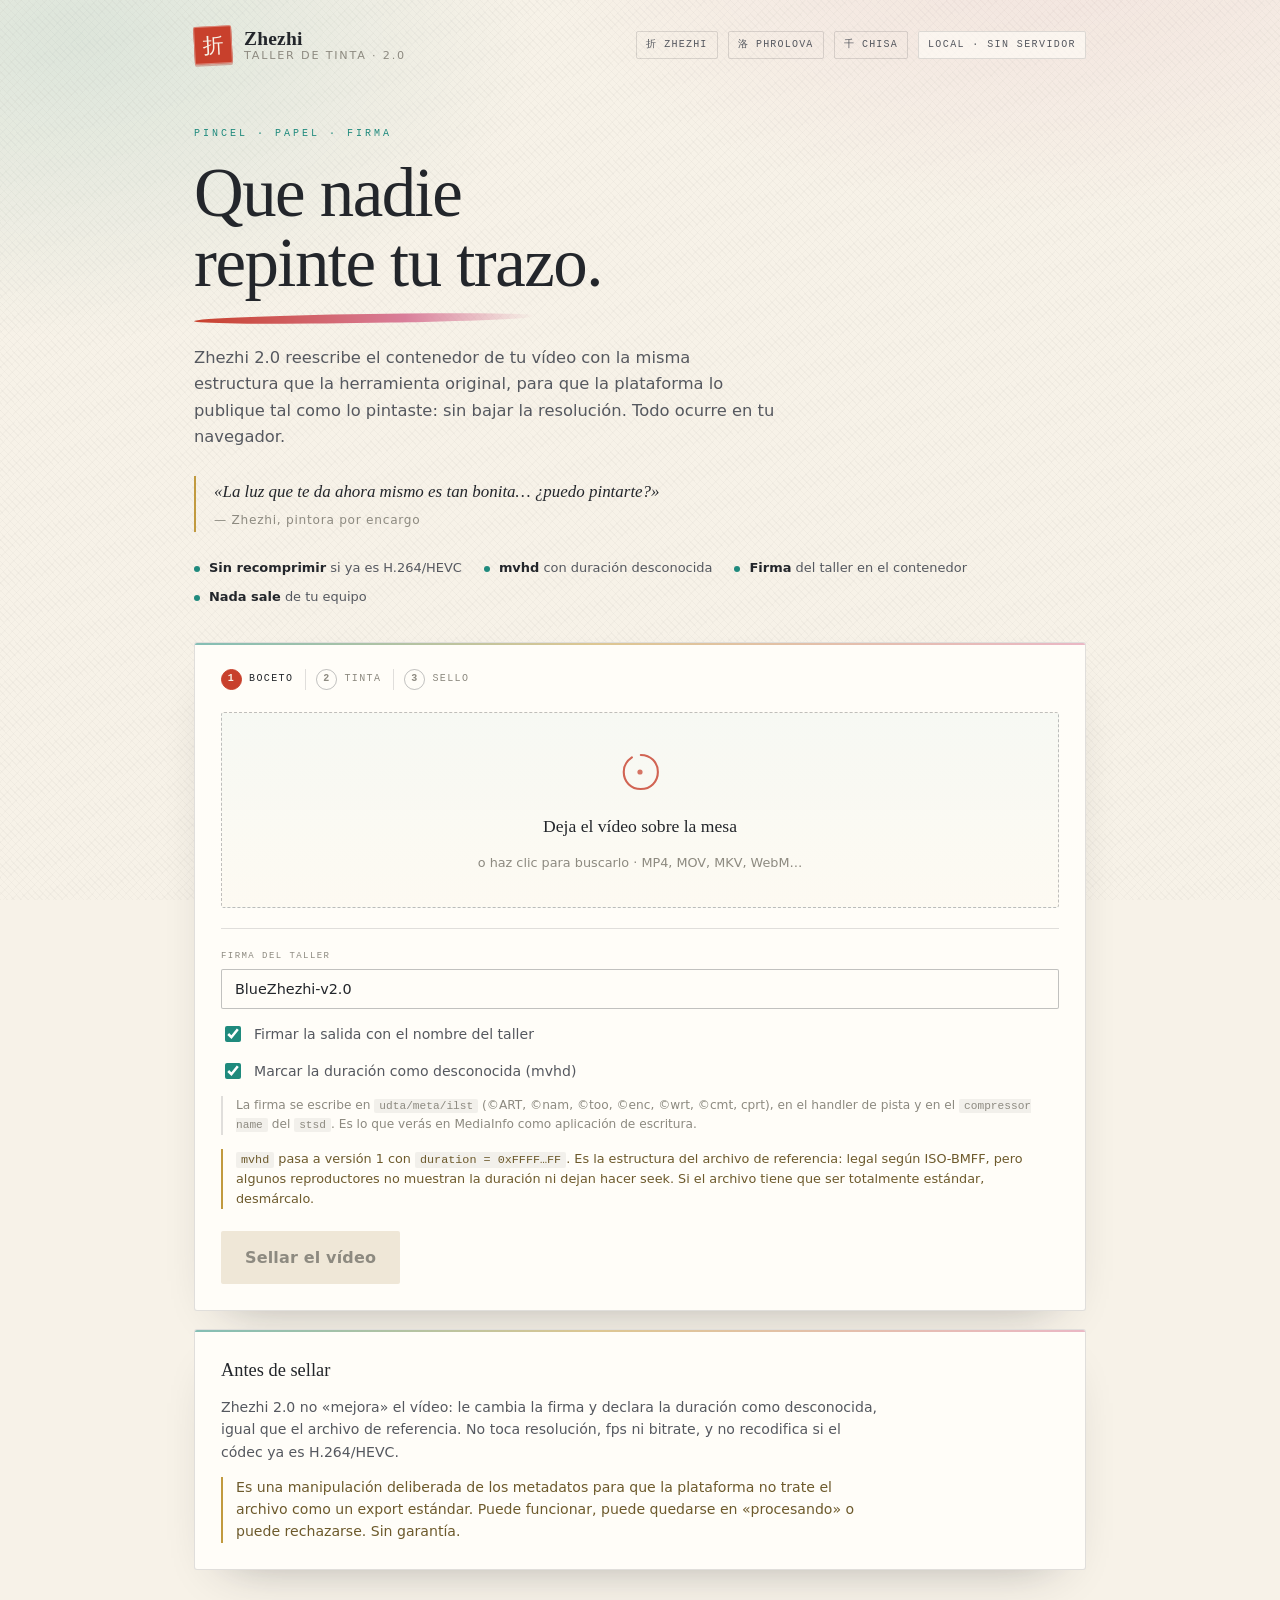
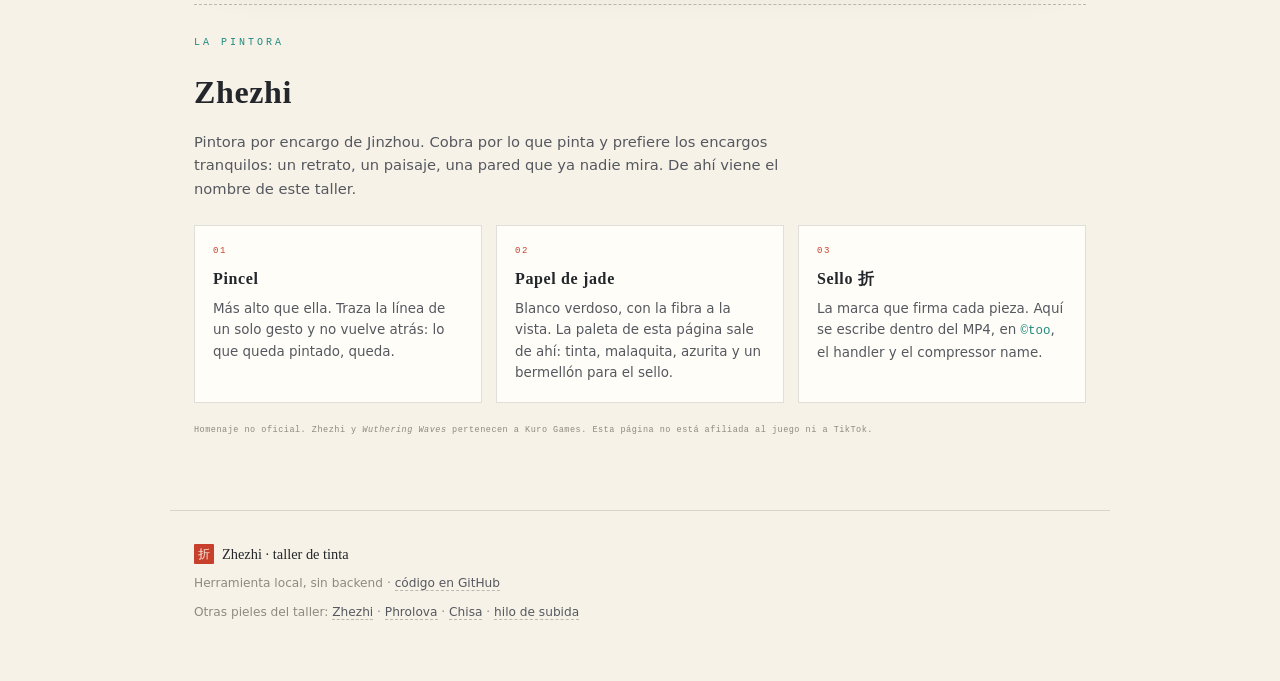
<file: index.html>
<!doctype html>
<html lang="es">
  <head>
    <meta charset="utf-8" />
    <meta name="viewport" content="width=device-width, initial-scale=1" />
    <title>Zhezhi 2.0 · taller de tinta</title>
    <meta
      name="description"
      content="Zhezhi 2.0 reescribe el contenedor de tu MP4 antes de subirlo: sin recodificar y sin que el vídeo salga de tu equipo."
    />
    <meta name="theme-color" content="#f7f2e8" />
    <meta property="og:title" content="Zhezhi 2.0 · taller de tinta" />
    <meta
      property="og:description"
      content="Que nadie repinte tu trazo. Sellador de contenedor MP4, local y sin backend."
    />
    <meta property="og:type" content="website" />
    <meta property="og:image" content="https://blues-os.github.io/Zhezhi2Uploader/docs/preview.png" />
    <link rel="icon" href="./assets/favicon.svg" type="image/svg+xml" />
    <link rel="icon" href="./assets/favicon-32.png" sizes="32x32" type="image/png" />
    <link rel="apple-touch-icon" href="./assets/apple-touch-icon.png" />
    <link rel="stylesheet" href="./src/styles.css" />
  </head>
  <body>
    <header class="topbar">
      <a class="brand" href="./">
        <span class="brand-mark" aria-hidden="true">折</span>
        <span class="brand-text">
          <strong>Zhezhi</strong>
          <em>taller de tinta · 2.0</em>
        </span>
      </a>
      <nav class="topbar-side" aria-label="Otras pieles del taller">
        <a class="switch" href="https://blues-os.github.io/ZhezhiUploader/">折 Zhezhi</a>
        <a class="switch" href="https://blues-os.github.io/ZhezhiUploader/phrolova/">洛 Phrolova</a>
        <a class="switch" href="https://blues-os.github.io/BlueChisa/">千 Chisa</a>
        <span class="badge">local · sin servidor</span>
      </nav>
    </header>

    <main class="wrap">
      <section class="hero">
        <p class="eyebrow">pincel · papel · firma</p>
        <h1>Que nadie<br />repinte tu trazo.</h1>
        <p class="lede">
          Zhezhi 2.0 reescribe el contenedor de tu vídeo con la misma estructura que
          la herramienta original, para que la plataforma lo publique tal como lo
          pintaste: sin bajar la resolución. Todo ocurre en tu navegador.
        </p>

        <figure class="quote">
          <blockquote>
            «La luz que te da ahora mismo es tan bonita… ¿puedo pintarte?»
          </blockquote>
          <figcaption>— Zhezhi, pintora por encargo</figcaption>
        </figure>

        <ul class="facts">
          <li><strong>Sin recomprimir</strong> si ya es H.264/HEVC</li>
          <li><strong>mvhd</strong> con duración desconocida</li>
          <li><strong>Firma</strong> del taller en el contenedor</li>
          <li><strong>Nada sale</strong> de tu equipo</li>
        </ul>
      </section>

      <section class="card">
        <div class="steps" aria-hidden="true">
          <span class="step is-active"><b>1</b> Boceto</span>
          <span class="step"><b>2</b> Tinta</span>
          <span class="step"><b>3</b> Sello</span>
        </div>

        <div id="drop" class="drop" tabindex="0" role="button" aria-label="Elegir vídeo">
          <input id="file" type="file" accept="video/*,.mp4,.mov,.mkv,.webm,.m4v" hidden />
          <svg class="brush" viewBox="0 0 64 64" aria-hidden="true">
            <path d="M33 11c12 0 21 9 21 21s-9 21-21 21S12 44 12 32c0-8 4-14 10-18" />
            <circle cx="32" cy="32" r="3.2" class="brush-dot" />
          </svg>
          <p class="drop-title">Deja el vídeo sobre la mesa</p>
          <p class="drop-sub">o haz clic para buscarlo · MP4, MOV, MKV, WebM…</p>
        </div>

        <div id="fileInfo" class="file-info" hidden>
          <dl>
            <div><dt>Archivo</dt><dd id="fName">—</dd></div>
            <div><dt>Tamaño</dt><dd id="fSize">—</dd></div>
            <div><dt>Duración</dt><dd id="fDur">—</dd></div>
            <div><dt>Contenedor</dt><dd id="fKind">—</dd></div>
          </dl>
          <button id="clear" class="ghost-btn" type="button">Retirar</button>
        </div>

        <div class="options">
          <label class="field">
            <span>Firma del taller</span>
            <input
              id="tagName"
              type="text"
              value="BlueZhezhi-v2.0"
              maxlength="31"
              spellcheck="false"
              autocomplete="off"
            />
          </label>

          <label class="check">
            <input id="sign" type="checkbox" checked />
            <span>Firmar la salida con el nombre del taller</span>
          </label>

          <label class="check">
            <input id="unknown" type="checkbox" checked />
            <span>Marcar la duración como desconocida (mvhd)</span>
          </label>
        </div>

        <p id="signNote" class="note faint" hidden>
          La firma se escribe en <code>udta/meta/ilst</code> (©ART, ©nam, ©too,
          ©enc, ©wrt, ©cmt, cprt), en el handler de pista y en el
          <code>compressor name</code> del <code>stsd</code>. Es lo que verás en
          MediaInfo como aplicación de escritura.
        </p>
        <p id="unknownNote" class="note warn">
          <code>mvhd</code> pasa a versión 1 con
          <code>duration = 0xFFFF…FF</code>. Es la estructura del archivo de
          referencia: legal según ISO-BMFF, pero algunos reproductores no muestran
          la duración ni dejan hacer seek. Si el archivo tiene que ser totalmente
          estándar, desmárcalo.
        </p>

        <button id="run" class="primary" type="button" disabled>
          Sellar el vídeo
        </button>

        <div id="error" class="error" hidden></div>
      </section>

      <section id="progress" class="card progress" hidden aria-live="polite">
        <div class="progress-head">
          <span id="stage">Leyendo el archivo</span>
          <span id="pct">0%</span>
        </div>
        <div class="bar"><div id="barFill" class="bar-fill"></div></div>
        <ol id="stages" class="stage-list"></ol>
      </section>

      <section id="result" class="card result" hidden aria-live="polite">
        <div class="result-head">
          <div class="result-copy">
            <p class="eyebrow">sellado</p>
            <h2 id="rTitle">Vídeo sellado</h2>
            <p id="rMeta" class="muted"></p>
          </div>
          <div class="result-side">
            <span class="seal" aria-hidden="true">折</span>
            <a id="download" class="primary" download>Descargar MP4</a>
          </div>
        </div>

        <dl class="report" id="report"></dl>

        <details class="details">
          <summary>Qué se ha trazado</summary>
          <ul id="changes"></ul>
        </details>
      </section>

      <section class="card caveat">
        <h2>Antes de sellar</h2>
        <p>
          Zhezhi 2.0 no «mejora» el vídeo: le cambia la firma y declara la duración
          como desconocida, igual que el archivo de referencia. No toca resolución,
          fps ni bitrate, y no recodifica si el códec ya es H.264/HEVC.
        </p>
        <p class="note warn" style="margin-top: 14px">
          Es una manipulación deliberada de los metadatos para que la plataforma no
          trate el archivo como un export estándar. Puede funcionar, puede quedarse
          en «procesando» o puede rechazarse. Sin garantía.
        </p>
      </section>

      <section class="atelier">
        <div class="atelier-head">
          <p class="eyebrow">la pintora</p>
          <h2>Zhezhi</h2>
          <p class="atelier-lede">
            Pintora por encargo de Jinzhou. Cobra por lo que pinta y prefiere los
            encargos tranquilos: un retrato, un paisaje, una pared que ya nadie
            mira. De ahí viene el nombre de este taller.
          </p>
        </div>

        <div class="atelier-grid">
          <article class="atelier-card">
            <span class="atelier-index">01</span>
            <h3>Pincel</h3>
            <p>
              Más alto que ella. Traza la línea de un solo gesto y no vuelve atrás:
              lo que queda pintado, queda.
            </p>
          </article>
          <article class="atelier-card">
            <span class="atelier-index">02</span>
            <h3>Papel de jade</h3>
            <p>
              Blanco verdoso, con la fibra a la vista. La paleta de esta página sale
              de ahí: tinta, malaquita, azurita y un bermellón para el sello.
            </p>
          </article>
          <article class="atelier-card">
            <span class="atelier-index">03</span>
            <h3>Sello 折</h3>
            <p>
              La marca que firma cada pieza. Aquí se escribe dentro del MP4, en
              <code>©too</code>, el handler y el compressor name.
            </p>
          </article>
        </div>

        <p class="atelier-note">
          Homenaje no oficial. Zhezhi y <em>Wuthering Waves</em> pertenecen a Kuro
          Games. Esta página no está afiliada al juego ni a TikTok.
        </p>
      </section>
    </main>

    <footer class="footer">
      <p class="footer-mark"><span>折</span> Zhezhi · taller de tinta</p>
      <p class="muted">
        Herramienta local, sin backend ·
        <a href="https://github.com/BlueS-OS/Zhezhi2Uploader">código en GitHub</a>
      </p>
      <p class="muted footer-links">
        Otras pieles del taller:
        <a href="https://blues-os.github.io/ZhezhiUploader/">Zhezhi</a> ·
        <a href="https://blues-os.github.io/ZhezhiUploader/phrolova/">Phrolova</a> ·
        <a href="https://blues-os.github.io/BlueChisa/">Chisa</a> ·
        <a href="https://blues-os.github.io/ChisaUploader/">hilo de subida</a>
      </p>
    </footer>

    <script type="module" src="./src/app.js"></script>
  </body>
</html>
</file>
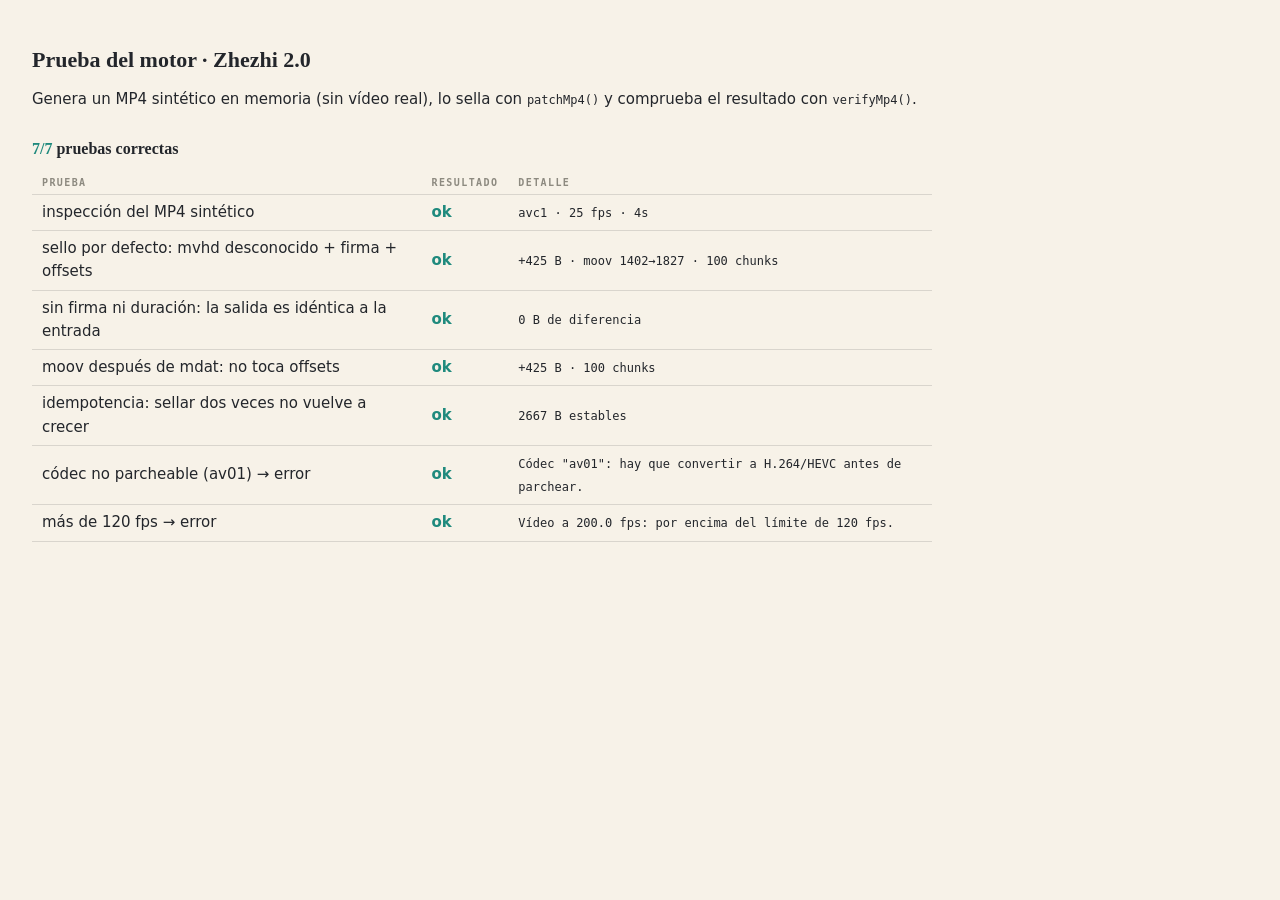
<file: test/test.html>
<!doctype html>
<html lang="es">
  <head>
    <meta charset="utf-8" />
    <title>Zhezhi 2.0 · prueba del motor</title>
    <style>
      :root { color-scheme: light; }
      body { margin: 0; padding: 32px; background: #f7f2e8; color: #23262b;
             font: 15px/1.55 "Segoe UI", system-ui, sans-serif; }
      h1 { font: 600 22px/1.2 "Iowan Old Style", Palatino, Georgia, serif; }
      h2 { font: 600 16px/1.2 "Iowan Old Style", Palatino, Georgia, serif; margin-top: 28px; }
      .ok { color: #1f8a7d; font-weight: 600; }
      .bad { color: #c8402c; font-weight: 600; }
      table { border-collapse: collapse; width: 100%; max-width: 900px; margin-top: 8px; }
      td, th { text-align: left; padding: 6px 10px; border-bottom: 1px solid rgba(35,38,43,.14); }
      th { font: 600 10px/1 "Cascadia Mono", Consolas, monospace; letter-spacing: .14em;
           text-transform: uppercase; color: #8d8a80; }
      code, pre { font-family: "Cascadia Mono", Consolas, monospace; font-size: 12px; }
      pre { background: #fffdf8; border: 1px solid rgba(35,38,43,.14); padding: 12px; overflow: auto; }
      li { margin: 4px 0; }
    </style>
  </head>
  <body>
    <h1>Prueba del motor · Zhezhi 2.0</h1>
    <p>
      Genera un MP4 sintético en memoria (sin vídeo real), lo sella con
      <code>patchMp4()</code> y comprueba el resultado con <code>verifyMp4()</code>.
    </p>
    <div id="out">Ejecutando…</div>
    <script type="module" src="./run.js"></script>
  </body>
</html>
</file>
<file: src/styles.css>
/* ------------------------------------------------------------------ */
/* Zhezhi · taller de tinta                                        */
/* Paleta: papel de jade blanco, tinta, malaquita, azurita, bermellón, */
/* oro, rosa. Sin negro puro ni cian de consola.                       */
/* ------------------------------------------------------------------ */

:root {
  --paper: #f7f2e8;
  --paper-2: #fffdf8;
  --paper-3: #efe7d7;
  --ink: #23262b;
  --ink-soft: #55585f;
  --ink-faint: #8d8a80;
  --rule: rgba(35, 38, 43, 0.14);
  --rule-strong: rgba(35, 38, 43, 0.28);
  --teal: #1f8a7d;
  --teal-soft: #dceee9;
  --azurite: #2c5f9e;
  --vermilion: #c8402c;
  --vermilion-dark: #a83222;
  --gold: #c19a3f;
  --rose: #d97e9a;
  --serif: "Iowan Old Style", "Palatino Linotype", Palatino, "Book Antiqua", Georgia, serif;
  --sans: "Segoe UI", system-ui, -apple-system, sans-serif;
  --mono: "Cascadia Mono", ui-monospace, "SFMono-Regular", Consolas, monospace;
  --cjk: "Microsoft YaHei", "PingFang SC", "Noto Sans SC", "SimSun", serif;
}

* { box-sizing: border-box; }

[hidden] { display: none !important; }

html, body {
  margin: 0;
  padding: 0;
  background: var(--paper);
  color: var(--ink);
  font-family: var(--sans);
  font-size: 16px;
  line-height: 1.6;
  -webkit-font-smoothing: antialiased;
}

/* Fibra de papel: tramado muy tenue + dos manchas de pigmento. */
body::before {
  content: "";
  position: fixed;
  inset: 0;
  pointer-events: none;
  z-index: 0;
  background:
    radial-gradient(760px 420px at 82% -8%, rgba(217, 126, 154, 0.13), transparent 68%),
    radial-gradient(700px 460px at 6% 4%, rgba(31, 138, 125, 0.12), transparent 66%),
    repeating-linear-gradient(46deg, rgba(35, 38, 43, 0.028) 0 1px, transparent 1px 5px),
    repeating-linear-gradient(-46deg, rgba(35, 38, 43, 0.02) 0 1px, transparent 1px 6px);
}

.topbar,
.wrap,
.footer {
  position: relative;
  z-index: 1;
  max-width: 940px;
  margin: 0 auto;
}

/* ---------------------------------------------------------------- */
/* cabecera                                                          */
/* ---------------------------------------------------------------- */

.topbar {
  display: flex;
  align-items: center;
  justify-content: space-between;
  padding: 26px 24px 10px;
}

.brand {
  display: inline-flex;
  align-items: center;
  gap: 12px;
  color: var(--ink);
  text-decoration: none;
}

.brand-mark {
  display: grid;
  place-items: center;
  width: 38px;
  height: 38px;
  background: var(--vermilion);
  color: var(--paper);
  font-family: var(--cjk);
  font-size: 21px;
  line-height: 1;
  border-radius: 2px;
  transform: rotate(-3deg);
  box-shadow:
    inset 0 0 0 1px rgba(255, 253, 248, 0.35),
    0 2px 0 rgba(168, 50, 34, 0.35);
}

.brand-text { display: grid; line-height: 1.1; }

.brand-text strong {
  font-family: var(--serif);
  font-size: 1.22rem;
  font-weight: 600;
  letter-spacing: 0.01em;
}

.brand-text em {
  font-style: normal;
  font-size: 0.7rem;
  letter-spacing: 0.16em;
  text-transform: uppercase;
  color: var(--ink-faint);
}

.badge {
  font-family: var(--mono);
  font-size: 10px;
  letter-spacing: 0.14em;
  text-transform: uppercase;
  color: var(--ink-soft);
  background: rgba(255, 253, 248, 0.6);
  border: 1px solid var(--rule);
  padding: 5px 9px;
  border-radius: 2px;
}

.topbar-side {
  display: flex;
  align-items: center;
  gap: 10px;
}

.switch {
  font-family: var(--mono);
  font-size: 10px;
  letter-spacing: 0.12em;
  text-transform: uppercase;
  color: var(--ink-soft);
  text-decoration: none;
  border: 1px solid var(--rule);
  padding: 5px 9px;
  border-radius: 2px;
  transition: color 140ms ease, border-color 140ms ease;
}

.switch:hover { color: var(--vermilion); border-color: var(--vermilion); }

/* ---------------------------------------------------------------- */
/* hero                                                              */
/* ---------------------------------------------------------------- */

.wrap { padding: 8px 24px 72px; }

.hero { padding: 44px 0 34px; }

.eyebrow {
  margin: 0 0 16px;
  font-family: var(--mono);
  font-size: 10px;
  letter-spacing: 0.3em;
  text-transform: uppercase;
  color: var(--teal);
}

h1 {
  margin: 0;
  font-family: var(--serif);
  font-size: clamp(2.5rem, 6.4vw, 4.3rem);
  line-height: 1.02;
  letter-spacing: -0.022em;
  font-weight: 500;
}

/* Trazo de pincel bajo el titular. */
h1::after {
  content: "";
  display: block;
  width: min(340px, 62%);
  height: 9px;
  margin-top: 16px;
  border-radius: 60% 40% 55% 45%;
  background: linear-gradient(90deg, var(--vermilion), var(--rose) 62%, rgba(217, 126, 154, 0));
  transform: rotate(-0.7deg);
}

.lede {
  max-width: 56ch;
  margin: 22px 0 0;
  color: var(--ink-soft);
  font-size: 1.02rem;
}

.quote {
  margin: 26px 0 0;
  padding: 2px 0 2px 18px;
  border-left: 2px solid var(--gold);
  max-width: 52ch;
}

.quote blockquote {
  margin: 0;
  font-family: var(--serif);
  font-size: 1.06rem;
  font-style: italic;
  color: var(--ink);
}

.quote figcaption {
  margin-top: 6px;
  font-size: 0.76rem;
  letter-spacing: 0.06em;
  color: var(--ink-faint);
}

.facts {
  display: flex;
  flex-wrap: wrap;
  gap: 8px 22px;
  margin: 26px 0 0;
  padding: 0;
  list-style: none;
  font-size: 0.81rem;
  color: var(--ink-soft);
}

.facts li { position: relative; padding-left: 15px; }

.facts li::before {
  content: "";
  position: absolute;
  left: 0;
  top: 0.62em;
  width: 6px;
  height: 6px;
  border-radius: 50%;
  background: var(--teal);
}

.facts strong { color: var(--ink); font-weight: 600; }

/* ---------------------------------------------------------------- */
/* tarjetas                                                          */
/* ---------------------------------------------------------------- */

.card {
  position: relative;
  background: var(--paper-2);
  border: 1px solid var(--rule);
  border-radius: 3px;
  padding: 26px;
  margin-bottom: 18px;
  box-shadow: 0 22px 50px -34px rgba(35, 38, 43, 0.45);
}

.card::before {
  content: "";
  position: absolute;
  left: 0;
  right: 0;
  top: 0;
  height: 2px;
  background: linear-gradient(90deg, var(--teal), var(--gold) 45%, var(--rose));
  opacity: 0.55;
  border-radius: 3px 3px 0 0;
}

.steps {
  display: flex;
  align-items: center;
  gap: 10px;
  margin-bottom: 22px;
  font-family: var(--mono);
  font-size: 10px;
  letter-spacing: 0.14em;
  text-transform: uppercase;
  color: var(--ink-faint);
}

.step {
  display: inline-flex;
  align-items: center;
  gap: 7px;
  padding-right: 12px;
  border-right: 1px solid var(--rule);
}

.step:last-child { border-right: 0; }

.step b {
  display: grid;
  place-items: center;
  width: 21px;
  height: 21px;
  border: 1px solid var(--rule-strong);
  border-radius: 50%;
  font-size: 10px;
  font-weight: 600;
}

.step.is-active { color: var(--ink); }
.step.is-active b { background: var(--vermilion); border-color: var(--vermilion); color: var(--paper); }

.step.is-done b { background: var(--teal-soft); border-color: var(--teal); color: var(--teal); }

/* ---------------------------------------------------------------- */
/* zona de subida                                                    */
/* ---------------------------------------------------------------- */

.drop {
  display: grid;
  place-items: center;
  gap: 6px;
  min-height: 196px;
  padding: 30px;
  border: 1px dashed var(--rule-strong);
  border-radius: 3px;
  background:
    linear-gradient(180deg, rgba(31, 138, 125, 0.035), rgba(193, 154, 63, 0.03));
  cursor: pointer;
  text-align: center;
  transition: border-color 160ms ease, background 160ms ease, transform 160ms ease;
}

.drop:hover,
.drop:focus-visible,
.drop.is-over {
  border-color: var(--teal);
  background: linear-gradient(180deg, rgba(31, 138, 125, 0.09), rgba(217, 126, 154, 0.05));
  outline: none;
}

.brush {
  width: 52px;
  height: 52px;
  margin-bottom: 2px;
  fill: none;
  stroke: var(--vermilion);
  stroke-width: 2.6;
  stroke-linecap: round;
  opacity: 0.8;
}

.brush-dot {
  fill: var(--vermilion);
  stroke: none;
  opacity: 0.9;
}

.drop.is-over .brush { stroke: var(--teal); }
.drop.is-over .brush-dot { fill: var(--teal); }

.drop-title {
  margin: 0;
  font-family: var(--serif);
  font-size: 1.1rem;
  font-weight: 500;
}

.drop-sub {
  margin: 0;
  color: var(--ink-faint);
  font-size: 0.8rem;
}

/* ---------------------------------------------------------------- */
/* ficha del archivo                                                 */
/* ---------------------------------------------------------------- */

.file-info {
  display: flex;
  align-items: flex-start;
  justify-content: space-between;
  gap: 20px;
  margin-top: 16px;
  padding: 16px;
  border: 1px solid var(--rule);
  border-left: 3px solid var(--teal);
  background: rgba(31, 138, 125, 0.045);
}

.file-info dl {
  display: grid;
  grid-template-columns: repeat(auto-fit, minmax(150px, 1fr));
  gap: 12px 24px;
  margin: 0;
  width: 100%;
}

.file-info dt {
  font-family: var(--mono);
  font-size: 9px;
  letter-spacing: 0.16em;
  text-transform: uppercase;
  color: var(--ink-faint);
}

.file-info dd {
  margin: 2px 0 0;
  font-family: var(--mono);
  font-size: 0.8rem;
  overflow: hidden;
  text-overflow: ellipsis;
  white-space: nowrap;
}

/* ---------------------------------------------------------------- */
/* opciones                                                          */
/* ---------------------------------------------------------------- */

.options {
  display: grid;
  gap: 14px;
  margin-top: 20px;
  padding-top: 20px;
  border-top: 1px solid var(--rule);
}

.field { display: grid; gap: 6px; }

.field > span {
  font-family: var(--mono);
  font-size: 9px;
  letter-spacing: 0.16em;
  text-transform: uppercase;
  color: var(--ink-faint);
}

select,
input[type="number"],
input[type="text"] {
  appearance: none;
  width: 100%;
  padding: 11px 13px;
  background: var(--paper-2);
  border: 1px solid var(--rule-strong);
  border-radius: 2px;
  color: var(--ink);
  font-family: var(--sans);
  font-size: 0.9rem;
}

select {
  background-image: linear-gradient(45deg, transparent 50%, var(--ink-soft) 50%),
    linear-gradient(135deg, var(--ink-soft) 50%, transparent 50%);
  background-position: calc(100% - 18px) 51%, calc(100% - 13px) 51%;
  background-size: 5px 5px, 5px 5px;
  background-repeat: no-repeat;
  padding-right: 36px;
}

select:focus,
input[type="number"]:focus,
input[type="text"]:focus {
  outline: none;
  border-color: var(--teal);
  box-shadow: 0 0 0 3px rgba(31, 138, 125, 0.12);
}

.check {
  display: flex;
  align-items: center;
  gap: 10px;
  font-size: 0.88rem;
  color: var(--ink-soft);
  cursor: pointer;
}

.check input {
  accent-color: var(--teal);
  width: 16px;
  height: 16px;
}

.note {
  margin: 14px 0 0;
  font-size: 0.8rem;
  line-height: 1.55;
  color: var(--ink-soft);
  border-left: 2px solid var(--rule-strong);
  padding-left: 13px;
}

.note.warn { border-left-color: var(--gold); color: #6d5a2c; }
.note.faint { border-left-color: var(--rule); color: var(--ink-faint); font-size: 0.76rem; }

.note code {
  font-family: var(--mono);
  font-size: 0.92em;
  background: rgba(35, 38, 43, 0.06);
  padding: 1px 5px;
  border-radius: 2px;
}

/* ---------------------------------------------------------------- */
/* botones                                                           */
/* ---------------------------------------------------------------- */

.primary {
  display: inline-flex;
  align-items: center;
  justify-content: center;
  margin-top: 22px;
  padding: 14px 24px;
  background: var(--vermilion);
  color: #fffaf4;
  border: 0;
  border-radius: 2px;
  font: inherit;
  font-weight: 600;
  letter-spacing: 0.01em;
  text-decoration: none;
  cursor: pointer;
  box-shadow: 0 2px 0 var(--vermilion-dark);
  transition: background 140ms ease, box-shadow 140ms ease, transform 120ms ease;
}

.primary:hover {
  background: var(--vermilion-dark);
  transform: translateY(-1px);
  box-shadow: 0 3px 0 #8e2a1c;
}

.primary:active { transform: translateY(1px); box-shadow: 0 1px 0 #8e2a1c; }

.primary:disabled {
  background: var(--paper-3);
  color: var(--ink-faint);
  box-shadow: none;
  cursor: not-allowed;
  transform: none;
}

.ghost-btn {
  flex: none;
  background: transparent;
  border: 1px solid var(--rule-strong);
  border-radius: 2px;
  color: var(--ink-soft);
  padding: 6px 11px;
  font-family: var(--mono);
  font-size: 10px;
  letter-spacing: 0.08em;
  text-transform: uppercase;
  cursor: pointer;
}

.ghost-btn:hover { color: var(--vermilion); border-color: var(--vermilion); }

.error {
  margin-top: 16px;
  padding: 12px 14px;
  border: 1px solid rgba(200, 64, 44, 0.4);
  border-left: 3px solid var(--vermilion);
  background: rgba(200, 64, 44, 0.06);
  color: #8e2a1c;
  font-size: 0.85rem;
}

/* ---------------------------------------------------------------- */
/* progreso                                                          */
/* ---------------------------------------------------------------- */

.progress-head {
  display: flex;
  justify-content: space-between;
  font-family: var(--mono);
  font-size: 0.78rem;
  margin-bottom: 12px;
  color: var(--ink-soft);
}

#pct { color: var(--teal); font-weight: 600; }

.bar {
  height: 5px;
  background: var(--paper-3);
  border-radius: 99px;
  overflow: hidden;
}

.bar-fill {
  height: 100%;
  width: 0%;
  border-radius: 99px;
  background: linear-gradient(90deg, var(--teal), var(--azurite) 70%, var(--rose));
  transition: width 220ms ease;
}

.stage-list {
  margin: 18px 0 0;
  padding: 0;
  list-style: none;
  display: grid;
  gap: 7px;
  font-family: var(--mono);
  font-size: 0.76rem;
  color: var(--ink-faint);
}

.stage-list li { display: flex; gap: 9px; align-items: center; }
.stage-list li::before { content: "·"; color: var(--rule-strong); }
.stage-list li.is-active { color: var(--teal); }
.stage-list li.is-done { color: var(--ink); }
.stage-list li.is-done::before { content: "✓"; color: var(--teal); }

/* ---------------------------------------------------------------- */
/* resultado                                                         */
/* ---------------------------------------------------------------- */

.result-head {
  display: flex;
  align-items: flex-start;
  justify-content: space-between;
  gap: 20px;
  flex-wrap: wrap;
}

.result-copy { min-width: 0; }

.result h2 {
  margin: 0;
  font-family: var(--serif);
  font-size: 1.7rem;
  font-weight: 500;
  letter-spacing: -0.01em;
}

.result .eyebrow { margin-bottom: 8px; }

.muted { color: var(--ink-faint); }

#rMeta {
  margin: 6px 0 0;
  font-family: var(--mono);
  font-size: 0.78rem;
  color: var(--ink-soft);
}

.result-side {
  display: flex;
  align-items: center;
  gap: 14px;
}

.seal {
  display: grid;
  place-items: center;
  width: 46px;
  height: 46px;
  flex: none;
  background: var(--vermilion);
  color: var(--paper);
  font-family: var(--cjk);
  font-size: 25px;
  line-height: 1;
  border-radius: 2px;
  transform: rotate(-5deg);
  box-shadow:
    inset 0 0 0 2px rgba(255, 253, 248, 0.3),
    0 2px 0 rgba(168, 50, 34, 0.35);
}

.result .primary { margin-top: 0; }

.report {
  display: grid;
  grid-template-columns: repeat(auto-fit, minmax(140px, 1fr));
  gap: 14px;
  margin: 24px 0 0;
  padding-top: 20px;
  border-top: 1px solid var(--rule);
}

.report div { min-width: 0; }

.report dt {
  font-family: var(--mono);
  font-size: 9px;
  letter-spacing: 0.14em;
  text-transform: uppercase;
  color: var(--ink-faint);
}

.report dd {
  margin: 3px 0 0;
  font-family: var(--mono);
  font-size: 0.8rem;
  overflow-wrap: anywhere;
}

.details {
  margin-top: 20px;
  border-top: 1px solid var(--rule);
  padding-top: 15px;
}

.details summary {
  cursor: pointer;
  font-size: 0.84rem;
  color: var(--ink-soft);
  list-style: none;
}

.details summary::marker { content: ""; }
.details summary::before { content: "＋ "; color: var(--teal); }
.details[open] summary::before { content: "− "; }

.details ul {
  margin: 12px 0 0;
  padding-left: 18px;
  color: var(--ink-soft);
  font-size: 0.82rem;
}

.details li { margin-bottom: 5px; }

/* ---------------------------------------------------------------- */
/* aviso y pie                                                       */
/* ---------------------------------------------------------------- */

.caveat h2 {
  margin: 0 0 10px;
  font-family: var(--serif);
  font-size: 1.15rem;
  font-weight: 500;
}

.caveat p {
  margin: 0;
  color: var(--ink-soft);
  font-size: 0.88rem;
  max-width: 74ch;
}

.footer {
  padding: 28px 24px 56px;
  border-top: 1px solid var(--rule);
  font-size: 0.76rem;
}

.footer p { margin: 4px 0; }

.footer-mark {
  display: inline-flex;
  align-items: center;
  gap: 8px;
  font-family: var(--serif);
  font-size: 0.9rem;
  color: var(--ink);
}

.footer-mark span {
  display: grid;
  place-items: center;
  width: 20px;
  height: 20px;
  background: var(--vermilion);
  color: var(--paper);
  font-family: var(--cjk);
  font-size: 12px;
  border-radius: 1px;
}

.footer a {
  color: var(--ink-soft);
  text-decoration: none;
  border-bottom: 1px dashed var(--rule-strong);
}

.footer a:hover {
  color: var(--vermilion);
  border-bottom-color: var(--vermilion);
}

.footer-links { margin-top: 10px !important; }

/* ------------------------------------------------------------------ */
/* la pintora                                                          */
/* ------------------------------------------------------------------ */

.atelier {
  margin-top: 34px;
  padding-top: 30px;
  border-top: 1px dashed var(--rule-strong);
}

.atelier-head h2 {
  margin: 6px 0 0;
  font-family: var(--serif);
  font-size: 2rem;
  font-weight: 600;
  letter-spacing: 0.02em;
  color: var(--ink);
}

.atelier-lede {
  max-width: 68ch;
  margin: 12px 0 0;
  color: var(--ink-soft);
  font-size: 0.92rem;
}

.atelier-grid {
  display: grid;
  grid-template-columns: repeat(3, minmax(0, 1fr));
  gap: 14px;
  margin-top: 24px;
}

.atelier-card {
  padding: 18px;
  border: 1px solid var(--rule);
  background: var(--paper-2);
}

.atelier-index {
  display: block;
  margin-bottom: 8px;
  font-family: var(--mono);
  font-size: 9px;
  letter-spacing: 0.18em;
  color: var(--vermilion);
}

.atelier-card h3 {
  margin: 0 0 6px;
  font-family: var(--serif);
  font-size: 1rem;
  font-weight: 600;
  letter-spacing: 0.04em;
  color: var(--ink);
}

.atelier-card p {
  margin: 0;
  font-size: 0.84rem;
  color: var(--ink-soft);
}

.atelier-card code {
  font-family: var(--mono);
  font-size: 0.78rem;
  color: var(--teal);
}

.atelier-note {
  margin: 20px 0 0;
  font-family: var(--mono);
  font-size: 8.5px;
  line-height: 1.8;
  letter-spacing: 0.06em;
  color: var(--ink-faint);
}

@media (max-width: 860px) {
  .atelier-grid { grid-template-columns: minmax(0, 1fr); }
  .topbar { flex-wrap: wrap; gap: 10px; }
  .topbar-side { flex-wrap: wrap; }
}

@media (max-width: 640px) {
  .wrap { padding: 8px 16px 56px; }
  .topbar { padding: 18px 16px 6px; }
  .hero { padding: 28px 0; }
  .card { padding: 18px; }
  .file-info { flex-direction: column; }
  .result-head { flex-direction: column; }
  .result-side { width: 100%; justify-content: space-between; }
  .result .primary { flex: 1; }
  .badge { display: none; }
}

@media (prefers-reduced-motion: reduce) {
  * { transition: none !important; }
}
</file>
